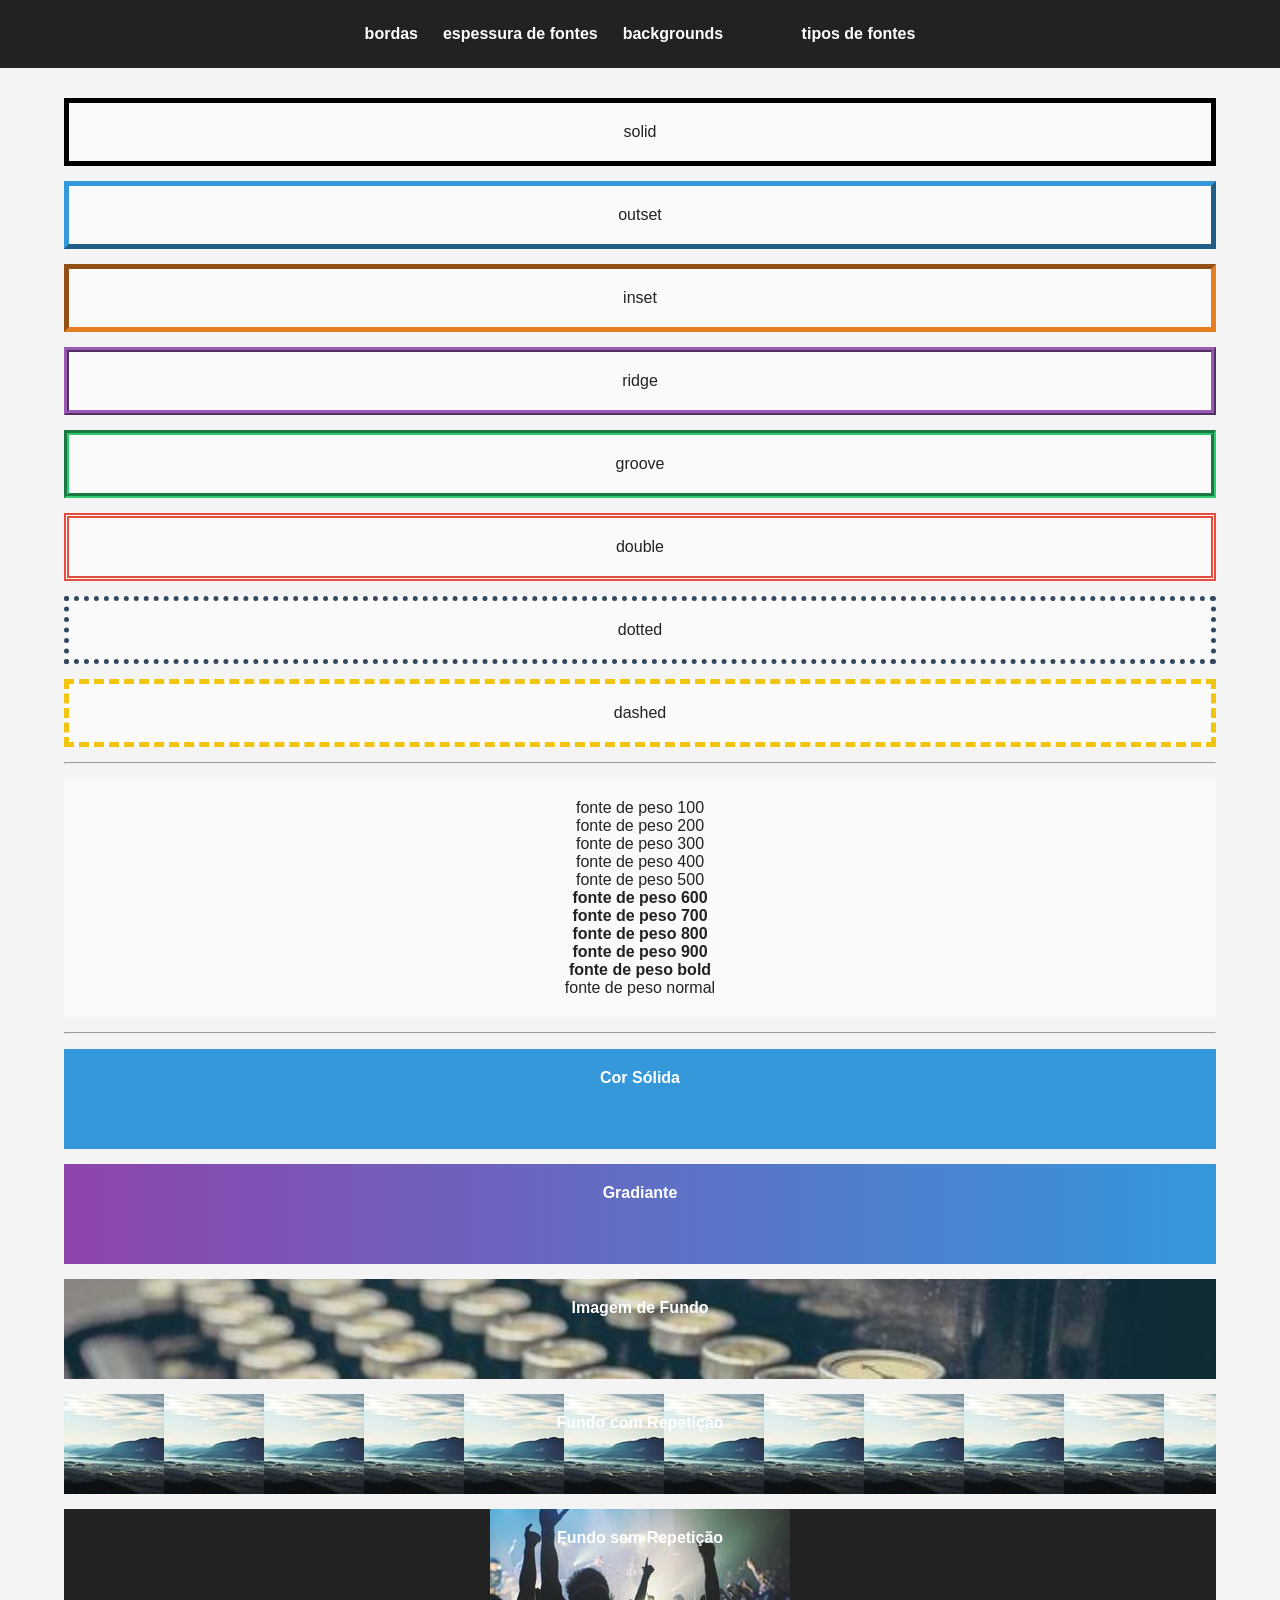
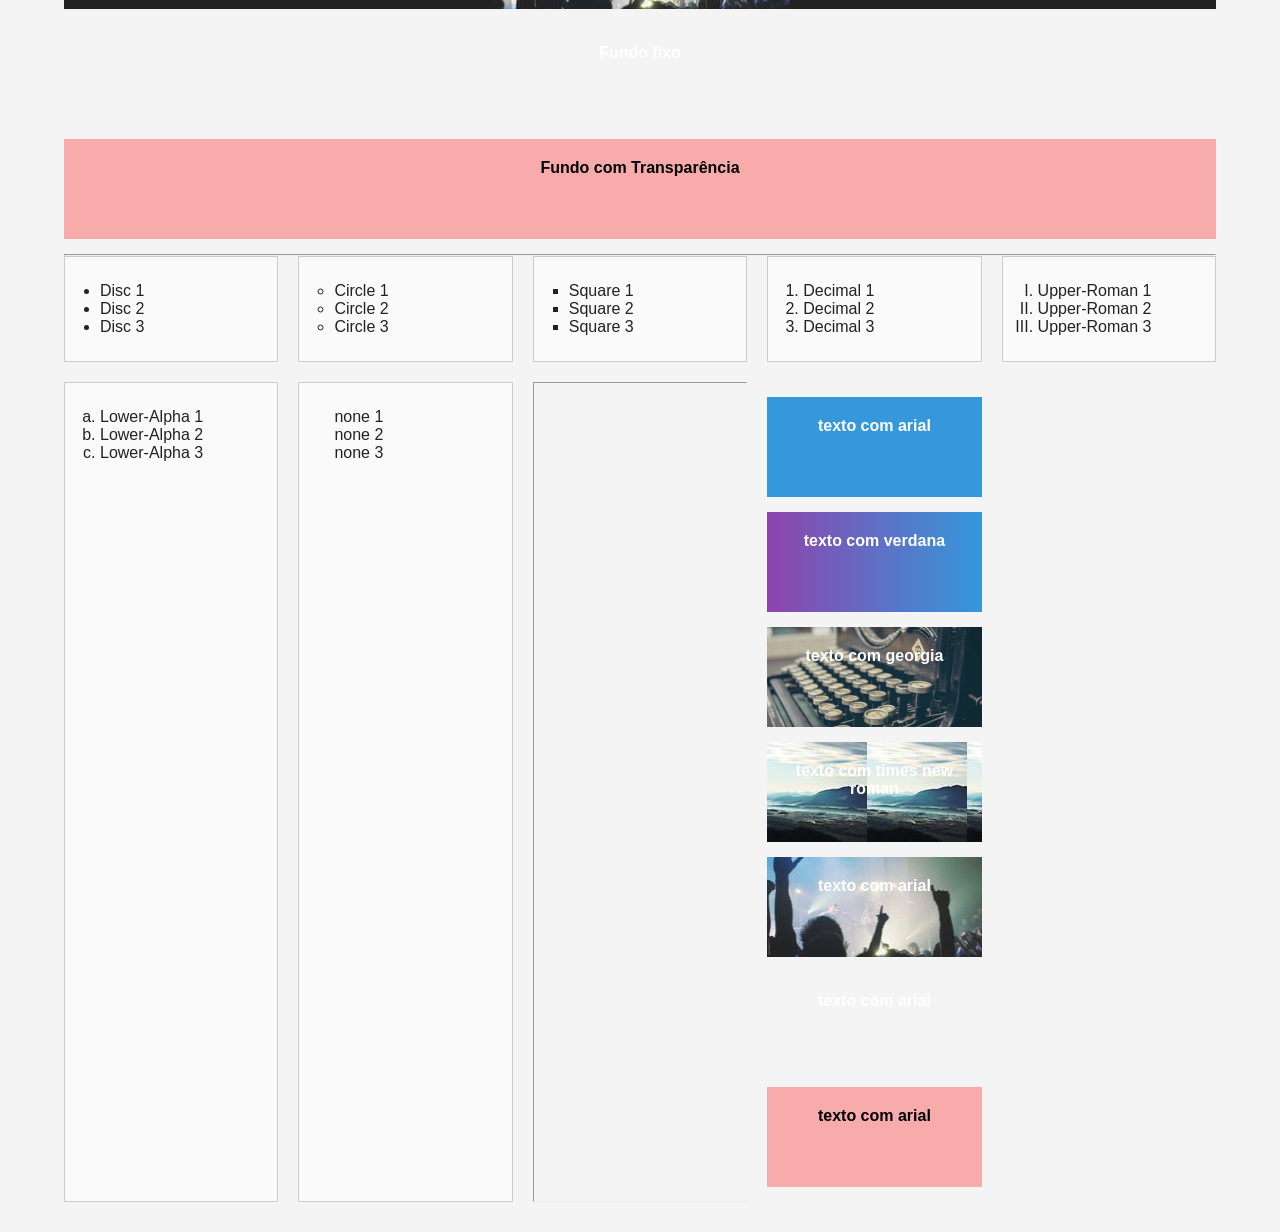
<file: atividade_final_css/index.html>
<!DOCTYPE html>
<html lang="pt-br">
<head>
    <meta charset="UTF-8">
    <meta name="viewport" content="width=device-width, initial-scale=1.0">
    <title>atividade final de css</title>
    <link rel="stylesheet" href="style/style.css">
</head>
<body>
<header>
    <nav>
        <ul>
            <li><a href="#bordas">bordas</a></li>
            <li><a href="#espessera-fontes">espessura de fontes</a></li>
            <li><a href="#backgrounds">backgrounds</a></li>
            <li><a href="#lista"></a>lista</li>
            <li><a href="#tipos-fontes">tipos de fontes</a></li>
        </ul>
    </nav>
</header>

    <main>
        <section id="bordas" class="secao bordas">
            <article>
                <p>solid</p>
            </article>
            <article>
                <p>outset</p>
            </article>
            <article>
                <p>inset</p>
            </article>
            <article>
                <p>ridge</p>
            </article>
            <article>
                <p>groove</p>
            </article>
            <article>
                <p>double</p>
            </article>
            <article>
                <p>dotted</p>
            </article>
            <article>
                <p>dashed</p>
            </article>
        </section>
        
        <hr>

        <section id="espessura-fontes class="secao espessura-fontes">
            <article>
                <p class="peso-100">fonte de peso 100</p>
                <p class="peso-200">fonte de peso 200</p>
                <p class="peso-300">fonte de peso 300</p>
                <p class="peso-400">fonte de peso 400</p>
                <p class="peso-500">fonte de peso 500</p>
                <p class="peso-600">fonte de peso 600</p>
                <p class="peso-700">fonte de peso 700</p>
                <p class="peso-800">fonte de peso 800</p>
                <p class="peso-900">fonte de peso 900</p>
                <p class="peso-bold">fonte de peso bold</p>
                <p class="peso-normal">fonte de peso normal</p>
            </article>
        </section>

        <hr>

        <section id="backgrounds" class="sacao backgrounds">
            <article>
                <p>Cor Sólida</p>
            </article>
            <article>
                <p>Gradiante</p>
            </article>
             <article>
                <p>Imagem de Fundo</p>
            </article>
            <article>
                <p>Fundo com Repetição</p>
            </article>
            <article>
                <p>Fundo sem Repetição</p>
            </article>
            <article>
                <p>Fundo fixo</p>
            </article>
            <article>
                <p>Fundo com Transparência</p>
            </article>

                <hr>
 
        <section id="listas" class="secao listas">
            <ul>
                <li>Disc 1</li>
                <li>Disc 2</li>
                <li>Disc 3</li>
            </ul>
            <ul>
                <li>Circle 1</li>
                <li>Circle 2</li>
                <li>Circle 3</li>
            </ul>
            <ul>
                <li>Square 1</li>
                <li>Square 2</li>
                <li>Square 3</li>
            </ul>
             <ul>
                <li>Decimal 1</li>
                <li>Decimal 2</li>
                <li>Decimal 3</li>
            </ul>
            <ul>
                <li>Upper-Roman 1</li>
                <li>Upper-Roman 2</li>
                <li>Upper-Roman 3</li>
            </ul>
            <ul>
                <li>Lower-Alpha 1</li>
                <li>Lower-Alpha 2</li>
                <li>Lower-Alpha 3</li>
            </ul>
            <ul>
                <li>none 1</li>
                <li>none 2</li>
                <li>none 3</li>
            </ul>

            <hr>

            <section id="tipos-fontes" class="secao tipos-fontes">
                <article>
                    <p>texto com arial</p>
                </article>
                <article>
                    <p>texto com verdana</p>
                </article>
                <article>
                    <p>texto com georgia</p>
                </article>
                <article>
                    <p>texto com times new roman</p>
                </article>
                <article>
                    <p>texto com arial</p>
                </article>
                <article>
                    <p>texto com arial</p>
                </article>
                <article>
                    <p>texto com arial</p>
                </article>

            </section>
 
        </section>

    </main>
</body>
</html>
</file>
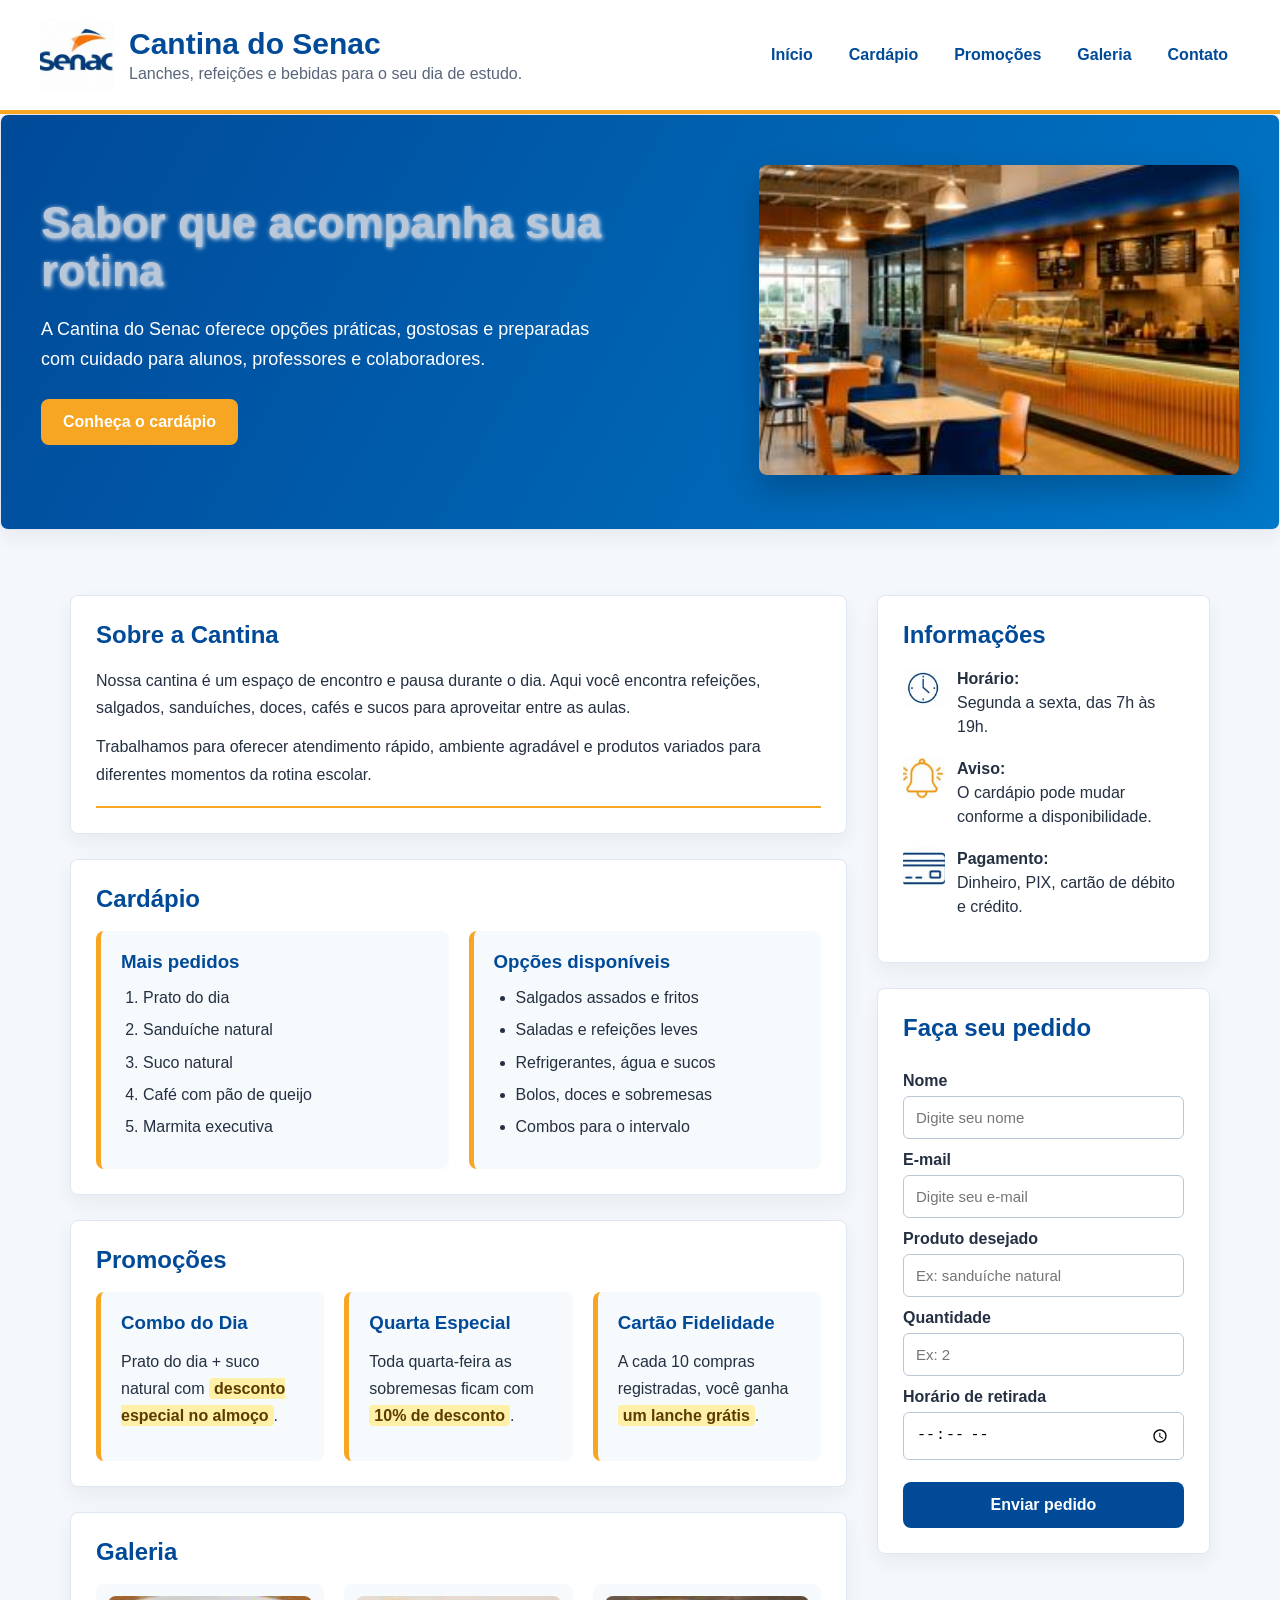
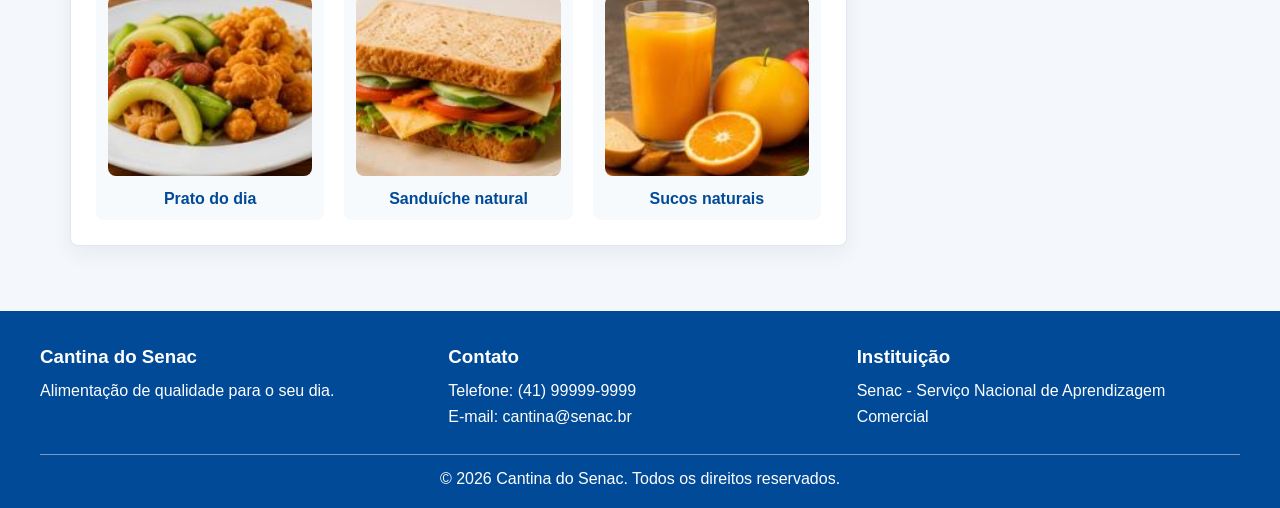
<file: cantina da escola/index.html>
<!DOCTYPE html>
<html lang="pt-br">
<head>
    <meta charset="UTF-8">
    <meta name="viewport" content="width=device-width, initial-scale=1.0">
    <title>Cantina do Senac</title>
    <link rel="stylesheet" href="style/style.css">
</head>
<body>
    <header>
        <div class="logo-area">
            <img src="image/senac.jpg" alt="Logo do Senac">
            <div>
                <h1>Cantina do Senac</h1>
                <p>Lanches, refeições e bebidas para o seu dia de estudo.</p>
            </div>
        </div>

        <nav>
            <ul>
                <li><a href="#inicio">Início</a></li>
                <li><a href="#cardapio">Cardápio</a></li>
                <li><a href="#promocoes">Promoções</a></li>
                <li><a href="#galeria">Galeria</a></li>
                <li><a href="#contato">Contato</a></li>
            </ul>
        </nav>
    </header>

    <main>
        <section class="banner" id="inicio">
            <div class="banner-texto">
                <h2>Sabor que acompanha sua rotina</h2>
                <p>
                    A Cantina do Senac oferece opções práticas, gostosas e preparadas
                    com cuidado para alunos, professores e colaboradores.
                </p>
                <a class="botao-link" href="#cardapio">Conheça o cardápio</a>
            </div>

            <div class="banner-img">
                <img src="image/cantina.jpg" alt="Balcão da cantina com alimentos">
            </div>
        </section>

        <div class="conteudo-principal">
            <div class="lado-esquerdo">
                <section class="sobre">
                    <h2>Sobre a Cantina</h2>
                    <p>
                        Nossa cantina é um espaço de encontro e pausa durante o dia.
                        Aqui você encontra refeições, salgados, sanduíches, doces,
                        cafés e sucos para aproveitar entre as aulas.
                    </p>
                    <p>
                        Trabalhamos para oferecer atendimento rápido, ambiente agradável
                        e produtos variados para diferentes momentos da rotina escolar.
                    </p>
                    <hr>
                </section>

                <section id="cardapio">
                    <h2>Cardápio</h2>
                    <div class="cardapio-box">
                        <div class="lista">
                            <h3>Mais pedidos</h3>
                            <ol>
                                <li>Prato do dia</li>
                                <li>Sanduíche natural</li>
                                <li>Suco natural</li>
                                <li>Café com pão de queijo</li>
                                <li>Marmita executiva</li>
                            </ol>
                        </div>

                        <div class="lista">
                            <h3>Opções disponíveis</h3>
                            <ul>
                                <li>Salgados assados e fritos</li>
                                <li>Saladas e refeições leves</li>
                                <li>Refrigerantes, água e sucos</li>
                                <li>Bolos, doces e sobremesas</li>
                                <li>Combos para o intervalo</li>
                            </ul>
                        </div>
                    </div>
                </section>

                <section id="promocoes">
                    <h2>Promoções</h2>
                    <div class="promocoes">
                        <article class="promo">
                            <h3>Combo do Dia</h3>
                            <p>
                                Prato do dia + suco natural com
                                <mark>desconto especial no almoço</mark>.
                            </p>
                        </article>

                        <article class="promo">
                            <h3>Quarta Especial</h3>
                            <p>
                                Toda quarta-feira as sobremesas ficam com
                                <mark>10% de desconto</mark>.
                            </p>
                        </article>

                        <article class="promo">
                            <h3>Cartão Fidelidade</h3>
                            <p>
                                A cada 10 compras registradas, você ganha
                                <mark>um lanche grátis</mark>.
                            </p>
                        </article>
                    </div>
                </section>

                <section class="galeria" id="galeria">
                    <h2>Galeria</h2>
                    <div class="imagens">
                        <figure>
                            <img src="image/comida.jpg" alt="Prato do dia servido na cantina">
                            <figcaption>Prato do dia</figcaption>
                        </figure>

                        <figure>
                            <img src="image/sanduiche.jpg" alt="Sanduíche natural">
                            <figcaption>Sanduíche natural</figcaption>
                        </figure>

                        <figure>
                            <img src="image/suco.jpg" alt="Copo de suco natural">
                            <figcaption>Sucos naturais</figcaption>
                        </figure>
                    </div>
                </section>
            </div>

            <aside>
                <div class="info">
                    <h2>Informações</h2>
                    <div class="info-item">
                        <img src="image/relogio.jpg" alt="Ícone de relógio">
                        <p><strong>Horário:</strong><br>Segunda a sexta, das 7h às 19h.</p>
                    </div>

                    <div class="info-item">
                        <img src="image/sino.jpg" alt="Ícone de aviso">
                        <p><strong>Aviso:</strong><br>O cardápio pode mudar conforme a disponibilidade.</p>
                    </div>

                    <div class="info-item">
                        <img src="image/cartao.jpg" alt="Ícone de cartão">
                        <p><strong>Pagamento:</strong><br>Dinheiro, PIX, cartão de débito e crédito.</p>
                    </div>
                </div>

                <div class="formulario" id="contato">
                    <h2>Faça seu pedido</h2>
                    <form>
                        <label for="nome">Nome</label>
                        <input type="text" id="nome" name="nome" placeholder="Digite seu nome" required>

                        <label for="email">E-mail</label>
                        <input type="email" id="email" name="email" placeholder="Digite seu e-mail" required>

                        <label for="produto">Produto desejado</label>
                        <input type="text" id="produto" name="produto" placeholder="Ex: sanduíche natural" required>

                        <label for="quantidade">Quantidade</label>
                        <input type="number" id="quantidade" name="quantidade" min="1" placeholder="Ex: 2">

                        <label for="retirada">Horário de retirada</label>
                        <input type="time" id="retirada" name="retirada">

                        <button type="submit">Enviar pedido</button>
                    </form>
                </div>
            </aside>
        </div>
    </main>

    <footer>
        <div class="footer-box">
            <div>
                <h3>Cantina do Senac</h3>
                <p>Alimentação de qualidade para o seu dia.</p>
            </div>

            <div>
                <h3>Contato</h3>
                <p>Telefone: (41) 99999-9999</p>
                <p>E-mail: cantina@senac.br</p>
            </div>

            <div>
                <h3>Instituição</h3>
                <p>Senac - Serviço Nacional de Aprendizagem Comercial</p>
            </div>
        </div>

        <p class="direitos">© 2026 Cantina do Senac. Todos os direitos reservados.</p>
    </footer>
</body>
</html>
</file>
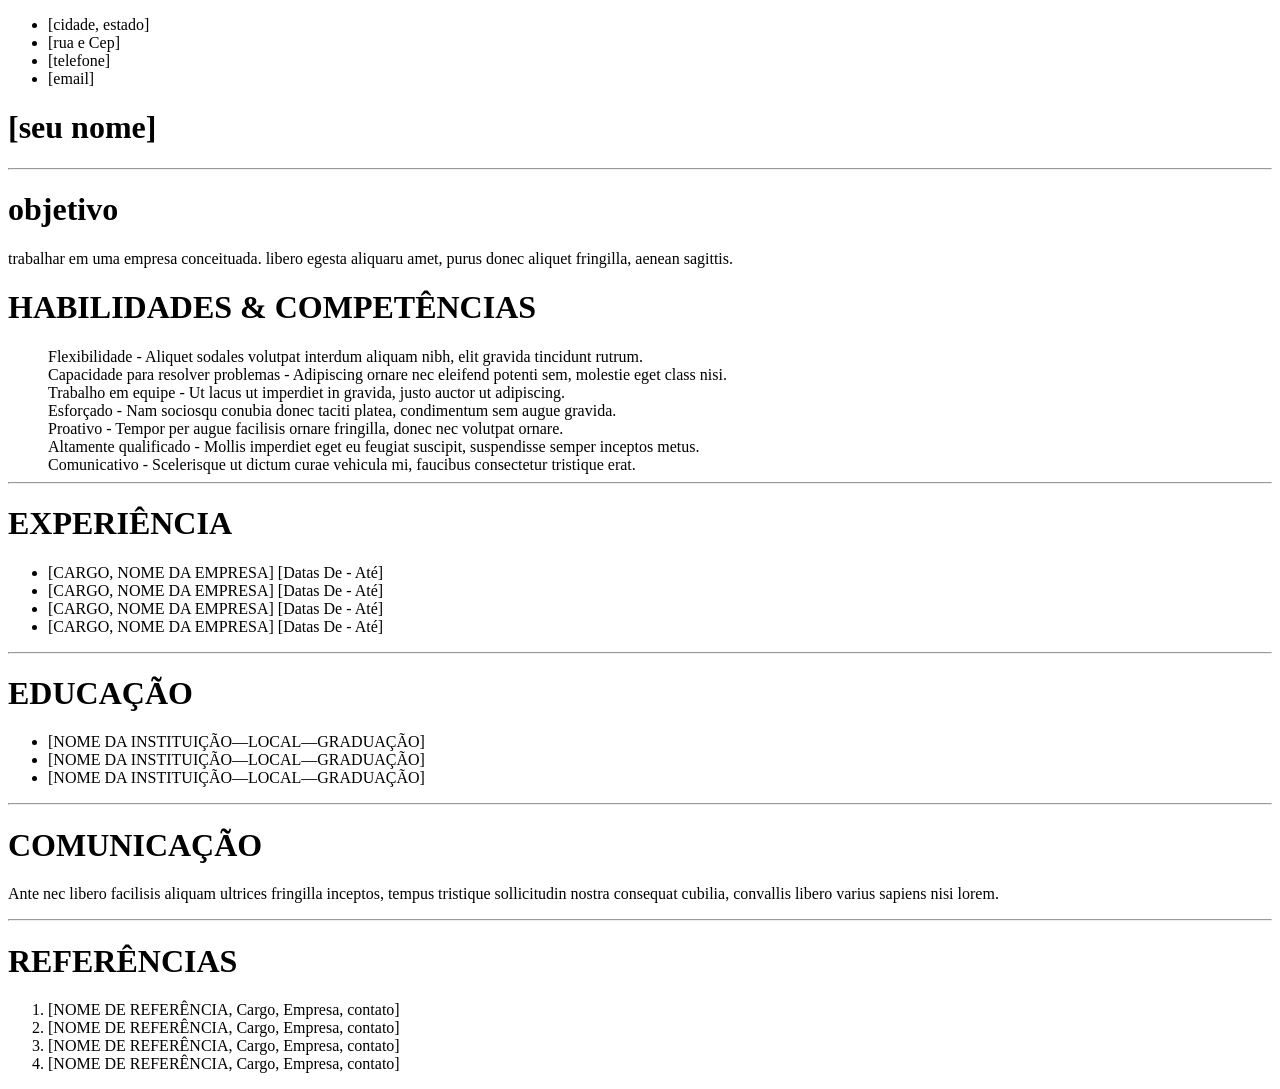
<file: curriculo_html/index.html>
<!DOCTYPE html>
<html lang="pt-br">
<head>
    <meta charset="UTF-8">
    <meta name="viewport" content="width=device-width, initial-scale=1.0">
    <title>Document</title>
</head>
    <body>
        <ul>
            <li>[cidade, estado]</li>
            <li>[rua e Cep]</li>
            <li>[telefone]</li>
            <li>[email]</li>
        </ul>
        <h1>
            [seu nome]
        </h1>
        <hr>
        <h1>
            objetivo
        </h1>
        <p>trabalhar em uma empresa conceituada. libero egesta aliquaru amet, purus donec aliquet fringilla, aenean sagittis.</p>
        <h1>HABILIDADES & COMPETÊNCIAS</h1>
        <bl>
            <dd>Flexibilidade - Aliquet sodales volutpat interdum aliquam nibh, elit gravida tincidunt rutrum.</dd>
            <dd>Capacidade para resolver problemas - Adipiscing ornare nec eleifend potenti sem, molestie eget class nisi.</dd>
            <dd>Trabalho em equipe - Ut lacus ut imperdiet in gravida, justo auctor ut adipiscing.</dd>
            <dd>Esforçado - Nam sociosqu conubia donec taciti platea, condimentum sem augue gravida.</dd>
            <dd>Proativo - Tempor per augue facilisis ornare fringilla, donec nec volutpat ornare.</dd>
            <dd>Altamente qualificado - Mollis imperdiet eget eu feugiat suscipit, suspendisse semper inceptos metus.</dd>
            <dd>Comunicativo - Scelerisque ut dictum curae vehicula mi, faucibus consectetur tristique erat.</dd>
        </bl>
           <hr>
           <h1>EXPERIÊNCIA</h1>
           <UL>
                <li>[CARGO, NOME DA EMPRESA] [Datas De - Até]</li>
                <li>[CARGO, NOME DA EMPRESA] [Datas De - Até]</li>
                <li>[CARGO, NOME DA EMPRESA] [Datas De - Até]</li>
                <li>[CARGO, NOME DA EMPRESA] [Datas De - Até]</li>
           </UL>
           <hr>
           <h1>EDUCAÇÃO</h1>
           <UL>
                <li>[NOME DA INSTITUIÇÃO—LOCAL—GRADUAÇÃO]</li>
                <li>[NOME DA INSTITUIÇÃO—LOCAL—GRADUAÇÃO]</li>
                <li>[NOME DA INSTITUIÇÃO—LOCAL—GRADUAÇÃO]</li>
           </UL>
           <hr>
           <h1>COMUNICAÇÃO</h1>
           <p>Ante nec libero facilisis aliquam ultrices fringilla inceptos, tempus tristique sollicitudin nostra consequat cubilia, convallis libero varius sapiens nisi lorem.</p>
           <hr>
           <h1>REFERÊNCIAS</h1>
           <ol>
            <li>[NOME DE REFERÊNCIA, Cargo, Empresa, contato]</li>
            <li>[NOME DE REFERÊNCIA, Cargo, Empresa, contato]</li>
            <li>[NOME DE REFERÊNCIA, Cargo, Empresa, contato]</li>
            <li>[NOME DE REFERÊNCIA, Cargo, Empresa, contato]</li>
           </ol>
    </body>
</html>
</file>
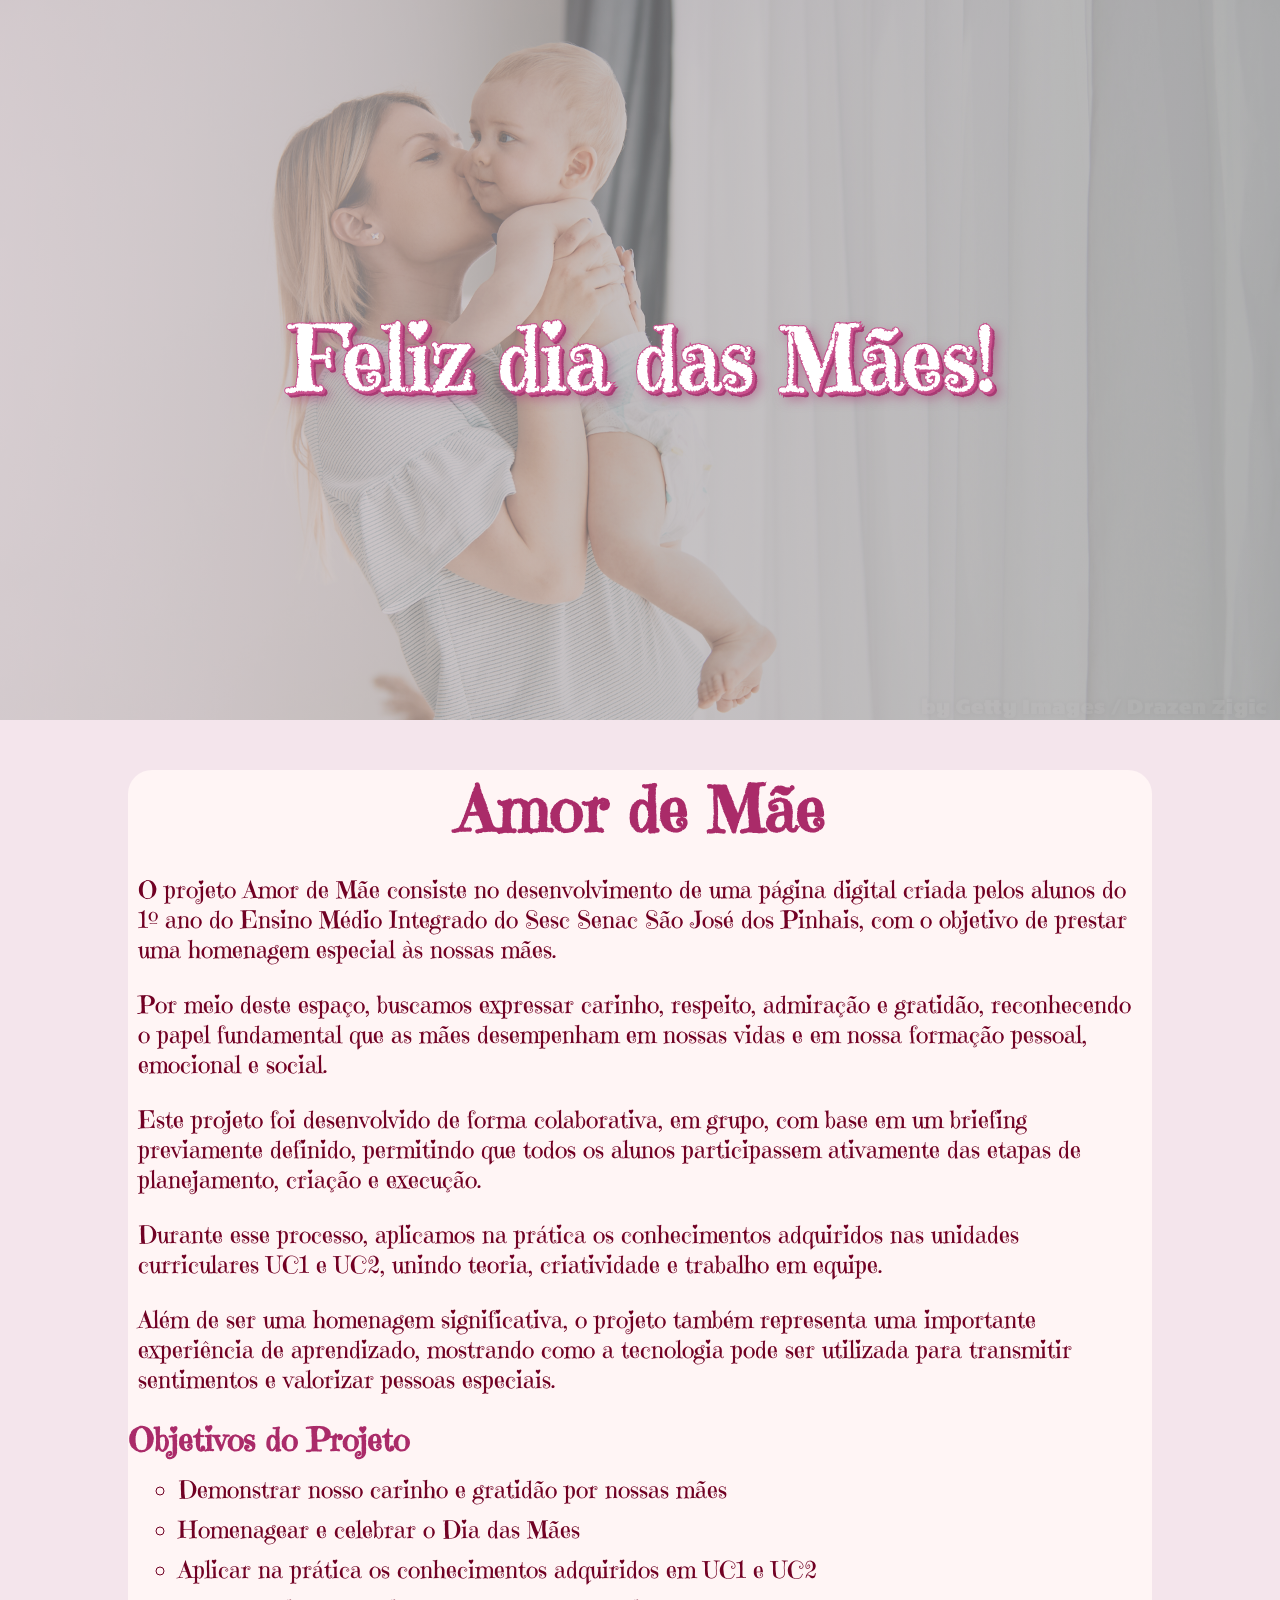
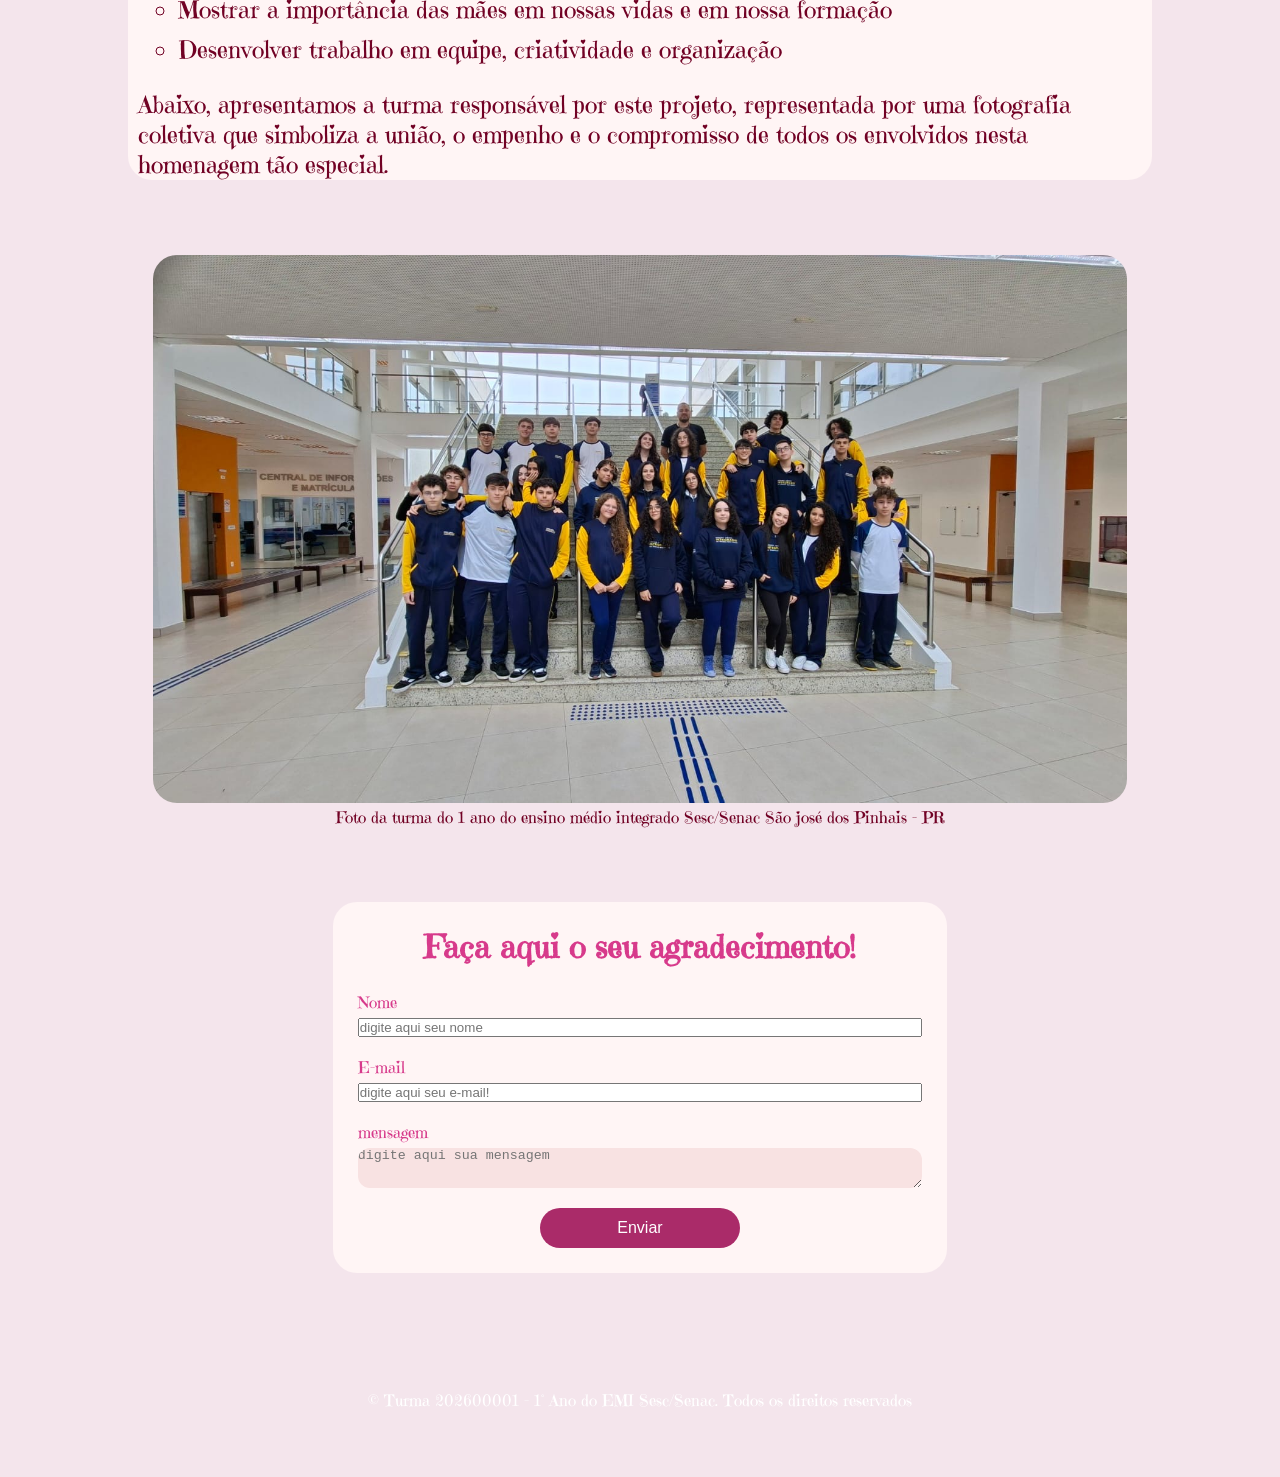
<file: dia_das_maes/index.html>
<!DOCTYPE html>
<html lang="pt-br">
    
<head>
    <meta charset="UTF-8">
    <meta name="viewport" content="width=device-width, initial-scale=1.0">
    <title>Amor de Mãe</title>
    <link rel="stylesheet" href="css/style.css" >
    <link rel="preconnect" href="https://fonts.googleapis.com">
    <link rel="preconnect" href="https://fonts.gstatic.com" crossorigin>
    <link href="https://fonts.googleapis.com/css2?family=Emilys+Candy&display=swap" rel="stylesheet">
</head>

<body>
    <main>
        <section class="hero-section">
            <img src="image/mae_e_filho.png" alt="Carrosel de imagens dos alunos com suas mães.">
            <h1> Feliz dia das Mães!</h1>
        </section>

        <section class="sobre">
            <h1>Amor de Mãe</h1>
            <p>O projeto Amor de Mãe consiste no desenvolvimento de uma página digital criada pelos alunos do 1º ano do Ensino Médio Integrado do Sesc Senac São José dos Pinhais, com o objetivo de prestar uma homenagem especial às nossas mães.</p>
            <p>Por meio deste espaço, buscamos expressar carinho, respeito, admiração e gratidão, reconhecendo o papel fundamental que as mães desempenham em nossas vidas e em nossa formação pessoal, emocional e social.</p>
            <p>Este projeto foi desenvolvido de forma colaborativa, em grupo, com base em um briefing previamente definido, permitindo que todos os alunos participassem ativamente das etapas de planejamento, criação e execução.</p>
            <p>Durante esse processo, aplicamos na prática os conhecimentos adquiridos nas unidades curriculares UC1 e UC2, unindo teoria, criatividade e trabalho em equipe.</p>
            <p>Além de ser uma homenagem significativa, o projeto também representa uma importante experiência de aprendizado, mostrando como a tecnologia pode ser utilizada para transmitir sentimentos e valorizar pessoas especiais.</p>
            <H2>Objetivos do Projeto</H2>
            <ul>
                <li>Demonstrar nosso carinho e gratidão por nossas mães</li>
                <li>Homenagear e celebrar o Dia das Mães</li>
                <li>Aplicar na prática os conhecimentos adquiridos em UC1 e UC2</li>
                <li>Mostrar a importância das mães em nossas vidas e em nossa formação</li>
                <li>Desenvolver trabalho em equipe, criatividade e organização</li>
            </ul>
            <p>Abaixo, apresentamos a turma responsável por este projeto, representada por uma fotografia coletiva que simboliza a união, o empenho e o compromisso de todos os envolvidos nesta homenagem tão especial.</p>
        </section>

        <section class="foto">
            <figure>
                <img src="image/turma_1_ano_senac.jpeg" alt="Foto da turma do 1º ano do ensino medio integrado Sesc/Senac São José dos Pinhais - PR">
                <figcaption>Foto da turma do 1 ano do ensino médio integrado Sesc/Senac São josé dos Pinhais - PR</figcaption>
            </figure>
        </section>

        <section class="formulario"> 
            <div class="form-cta">
                <h3>Faça aqui o seu agradecimento!</h3>
                <form class="lead-form">
                    <div class="form-row">
                        <label>Nome</label>
                        <input type="text" name="nome" id="nome" placeholder="digite aqui seu nome">
                    </div>
                    <div class="form-row">
                        <label>E-mail</label>
                        <input type="Email" name="E-mail" id="E-mail" placeholder="digite aqui seu e-mail!">
                    </div>
                    <div class="form-row">
                        <label>mensagem</label>
                        <textarea name="mensagem"  id="mensagem" placeholder="digite aqui sua mensagem" cols="50" rows="5"></textarea>
                    </div>
                    <button class="btn" type="submit">Enviar</button>
                </form>
            </div>
        </section>
    </main>
    <footer>
        <p>&copy; Turma 202600001 - 1° Ano do EMI Sesc/Senac. Todos os direitos reservados</p>
    </footer>
    
</body>
</html>
</file>
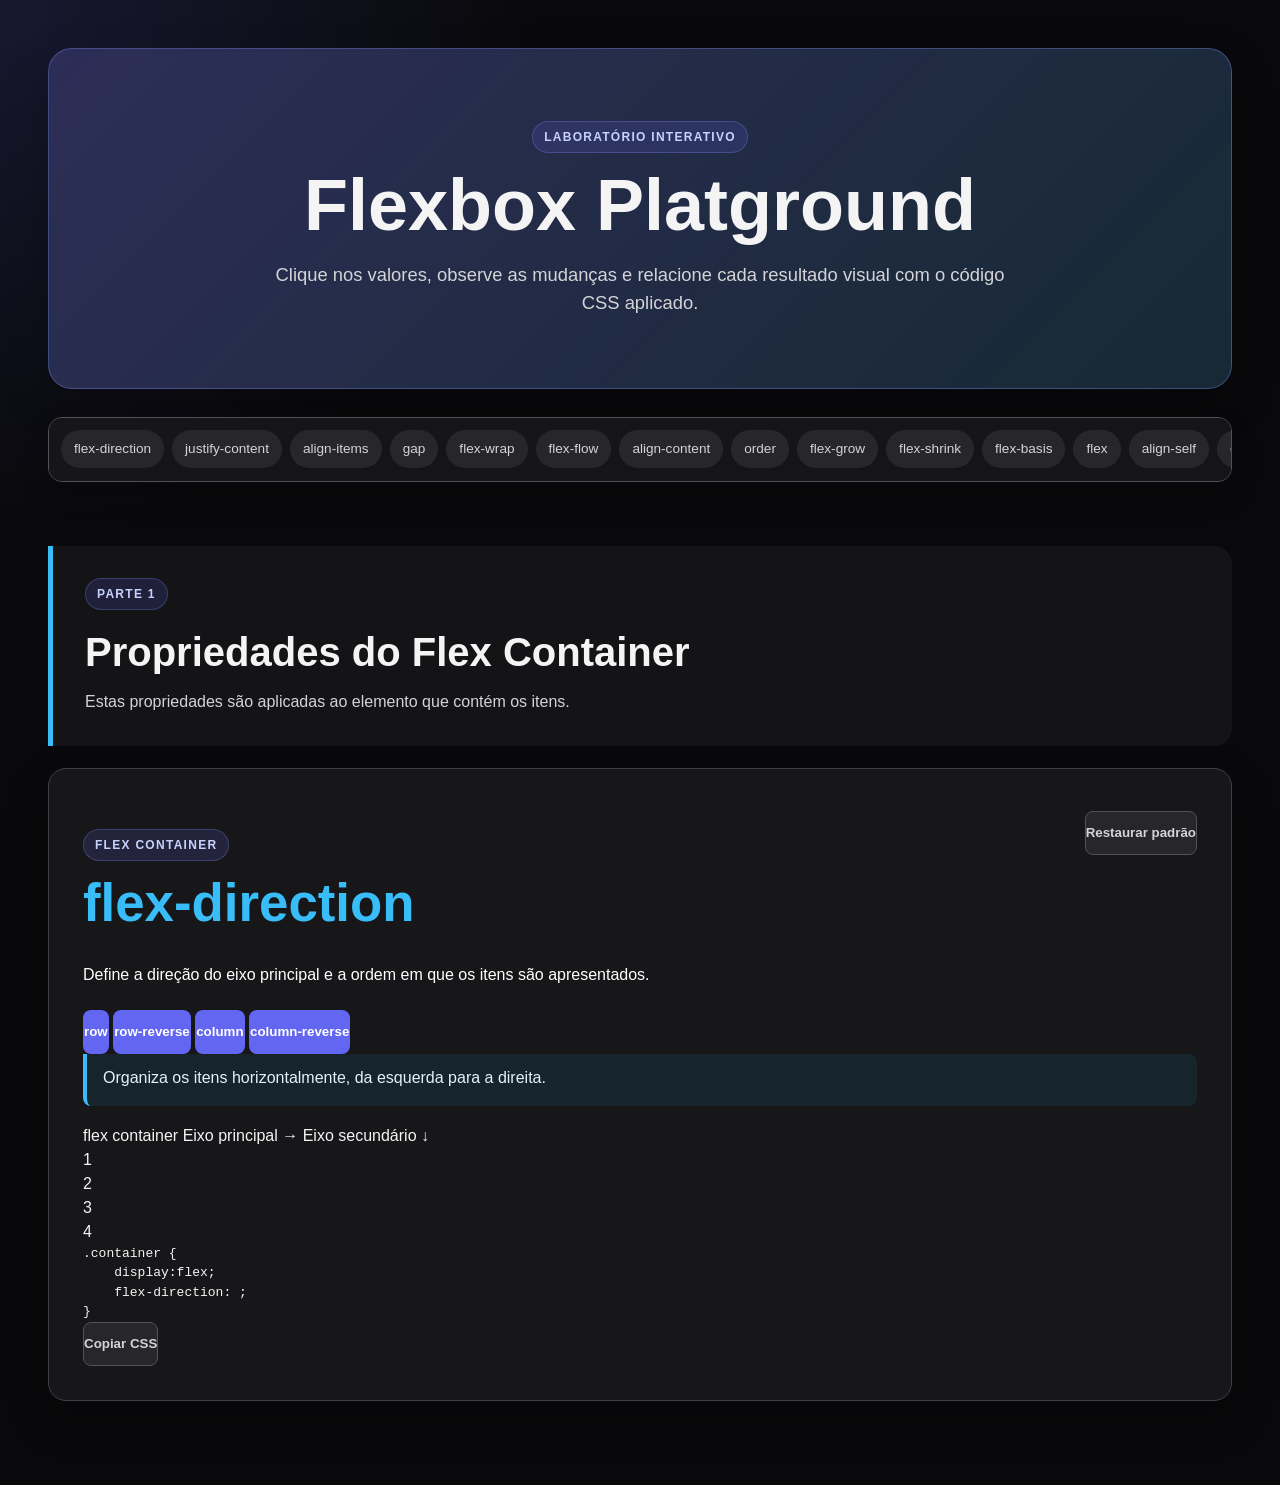
<file: flexbox/index.html>
<!-- Define que o documento utiliza HTML5. Deve ser a primeira declaração do arquivo -->
<!DOCTYPE html>
<!-- A tag html envolve toda a página. lang="pt-BR" informa o idioma para navegadores e leitores de tela. -->
<html lang="pt-BR">
 
<!-- O head guarda configurações e informações que não aparecem diretamente no conteúdo visual. -->
<head>
<!-- Permite utilizar acentos, cedilha e outros caracteres especiais corretamente. -->
    <meta charset="UTF-8">
<!-- Faz o layout respeitar a largura real de celulares, tablets e computadores. -->
    <meta name="viewport" content="width=device-width, initial-scale=1.0">
<!-- Descrição usada por mecanismos de busca e no compartilhamento do link. -->
    <meta name="description" content="Laboratório interativo para aprender e praticar as principais propriedades do CSS flexbox. " >
<!-- Texto ixibido na aba do navegador. -->
    <title>Laboratório Flexbox</title>
<!-- Conecta o HTML ao arquivo CSS resposável pela aparência da página. -->
    <link rel="stylesheet" href="style/style.css">
</head>
<!-- O body contém todo o contúdo visivel da página. -->
<body>
 
    <!-- ===================================================
        CABEÇALHO PRINCIPAL
        Apresenta o nome e a proposta do laboratório.
    =================================================== -->
    <header class="page-header">
        <!-- Pequeno rótulo visual acima do título principal. -->
    <span class="page-label">Laboratório interativo</span>
        <!-- h1 é o título princípal e deve representar o assunto da página -->
    <h1>Flexbox Platground</h1>
    <p>
        Clique nos valores, observe as mudanças e relacione cada resultado visual com o código CSS aplicado.
    </p>
    </header>
 
    <!-- ===========================================================================================================
 
        NAVEGAÇÃO INTERNA
        Cada link aponta para o id de uma seção da página. aria-label descreve o menu para tecnologias assistivas.
 
    ============================================================================================================ -->
 
    <nav class="property-navigation" aria-label="Navegação das propriedades do Flexbox">
        <a href="#flex-direction">flex-direction</a>
        <a href="#justify-content">justify-content</a>
        <a href="#align-items">align-items</a>
        <a href="#gap">gap</a>
        <a href="#flex-wrap">flex-wrap</a>
        <a href="#flex-flow">flex-flow</a>
        <a href="#align-content">align-content</a>
        <a href="#order">order</a>
        <a href="#flex-grow">flex-grow</a>
        <a href="#flex-shrink">flex-shrink</a>
        <a href="#flex-basis">flex-basis</a>
        <a href="#flex">flex</a>
        <a href="#align-self">align-self</a>
        <a href="#desafio">desafio</a>
    </nav>
 
    <!-- O main reúne o conteúdo principal do laboratório -->    
    <main>
        <!-- =======================================================================
            PARTE 1 - PROBLEMAS DO FLEX CONTAINER
            São aplicadas ao elemento pai, resposável por organizar os itens.
        ======================================================================== -->
 
        <header class="group-header">
            <span>Parte 1</span>
            <h2>Propriedades do Flex Container</h2>
            <p>Estas propriedades são aplicadas ao elemento que contém os itens.</p>
        </header>
       
        <!-- ================================================================
             SEÇÃO: flex-diretion
             Define a direção do eixo principal e a ordem inicial dos itens.
             O id permite acessar esta seção pelo menu de navegação.
        ================================================================= -->
        <section class="demo" id="flex-direction">
            <!-- Agrupa o título da propriedade e o botão que restaura o valor inicial. -->
            <div class="demo-heading">
                <div>
                <span class="property-type">Flex Container</span>
                <h2>flex-direction</h2>
            </div>
            <button type="button" class="reset-button" data-reset-section="direction">Restaurar padrão</button>
            </div>
            <p class="demo-introduction">
                Define a direção do eixo principal e a ordem em que os itens são apresentados.
            </p>
 
            <!--
                Grupo de botões com os valores da propriedade.
                role="group" e aria-label ajudam leitores de tela.
                data-* guarda o valor que será lido pelo JavaScript.
                aria-pressed informa qual botão está ativo.
            -->
            <div class="button" role="group" aria-label="Valores de flex-direction">
                <button type="button" data-direction="row" aria-pressed="true">row</button>
                <button type="button" data-direction="row-reverse" aria-pressed="false">row-reverse</button>
                <button type="button" data-direction="column" aria-pressed="false">column</button>
                <button type="button" data-direction="colum-reverse" aria-pressed="false">column-reverse</button>
            </div>
 
            <!--
                Descrição atualizada pelo JavaScript conforme o botão escolhido.
                aria-live="polite" permite anunciar a mudança para leitores da tela.
            -->
 
            <p class="property-description direction-description" aria-live="polite">
                Organiza os itens horizontalmente, da esquerda para a direita.
            </p>
 
            <!--
                Área visual da demonstração.
                A classe container recebe display:flex no CSS.
                A segunda classe identifica a propriedade demonstrada.
            -->
            <div class="container direction-container" id="direction-container">
                <span class="container-label">flex container</span>
                <!-- Indicadores dos eixos; o JavaScript atualiza as setas esta seção.-->
                <span class="axis axis-main direction-main-axis">Eixo principal →</span>
                <span class="axis axis-cross direction-cross-axis">Eixo secundário ↓</span>
                <!-- Cada elemento .item é um flex item. Os números facilitam observar ordem e posição.-->
                <div><span class="item">1</span></div>
                <div><span class="item">2</span></div>
                <div><span class="item">3</span></div>
                <div><span class="item">4</span></div>
            </div>
 
            <!-- Mostra o CSS correspondente ao valor selecionado.
             pre preserva espaços e quebras de linha; code identifica código-fonte.
             O botão usa data-copy-property e data-copy-target para copiar o resultado
            -->
             <div class="code-wrapper">
                <pre class="code"><code>.container {
    display:flex;
    flex-direction: <strong class="direction-value" aria-live="polite"></strong>;
}</code></pre>    
                <button type="button" class="copy-button" data-copy-property="flex-direction"
                data-copy-target=".direction-value">Copiar CSS</button>
             </div>
        </section>
 
    </main>
 
</body>
</html>
</file>
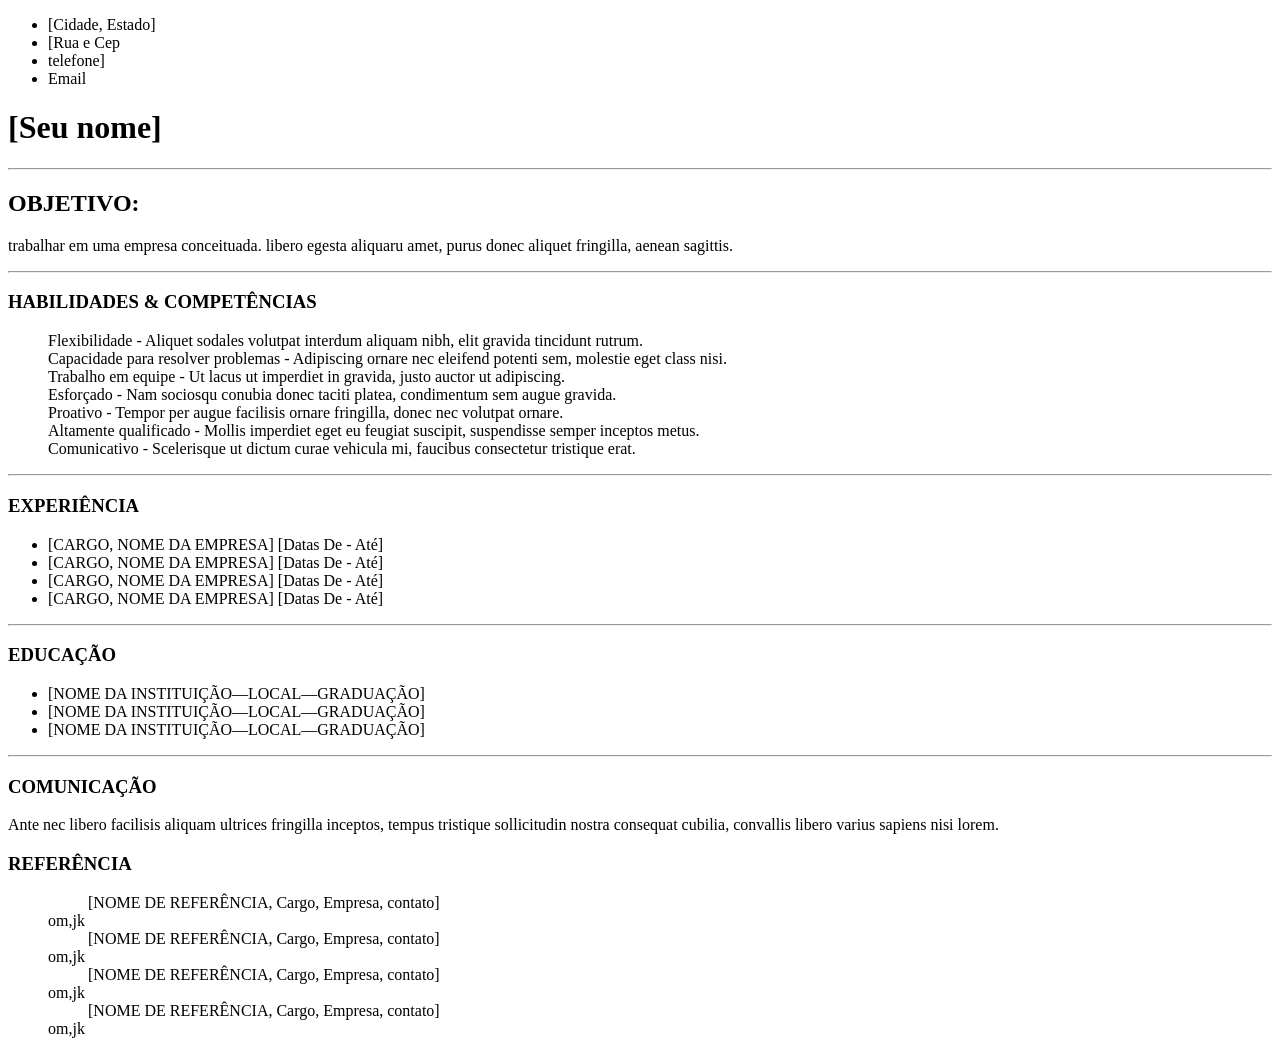
<file: curriculo_html/correcao.html>
<!DOCTYPE html>
<html lang="en">
<head>
    <meta charset="UTF-8">
    <meta name="viewport" content="width=device-width, initial-scale=1.0">
    <title>Document</title>
    <link rel="stylesheet"
</head>
<body>
    <!-- <ul> define uma lista não ordenada -->
    <ul>
        <li>[Cidade, Estado]</li> <!-- <li> informa o conteudo da lista-->
        <li>[Rua e Cep</li>
        <li>telefone]</li>
        <li>Email</li>
    </ul>
    <h1>[Seu nome]</h1>
    <hr>

    <h2>OBJETIVO:</h2>
    <p>trabalhar em uma empresa conceituada. libero egesta aliquaru amet, purus donec aliquet fringilla, aenean sagittis.</p>
    <hr>

    <dl>
        <dt>
            <h3>HABILIDADES & COMPETÊNCIAS</h3>
        </dt>
        <dd>Flexibilidade - Aliquet sodales volutpat interdum aliquam nibh, elit gravida tincidunt rutrum.</dd>
        <dd>Capacidade para resolver problemas - Adipiscing ornare nec eleifend potenti sem, molestie eget class nisi.</dd>
        <dd>Trabalho em equipe - Ut lacus ut imperdiet in gravida, justo auctor ut adipiscing.</dd>
        <dd>Esforçado - Nam sociosqu conubia donec taciti platea, condimentum sem augue gravida.</dd>
        <dd>Proativo - Tempor per augue facilisis ornare fringilla, donec nec volutpat ornare.</dd>
        <dd>Altamente qualificado - Mollis imperdiet eget eu feugiat suscipit, suspendisse semper inceptos metus.</dd>
        <dd>Comunicativo - Scelerisque ut dictum curae vehicula mi, faucibus consectetur tristique erat.</dd>
    </dl>
    <hr>

    <h3>EXPERIÊNCIA</h3>
    <UL>
        <li>[CARGO, NOME DA EMPRESA] [Datas De - Até]</li>
        <li>[CARGO, NOME DA EMPRESA] [Datas De - Até]</li>
        <li>[CARGO, NOME DA EMPRESA] [Datas De - Até]</li>
        <li>[CARGO, NOME DA EMPRESA] [Datas De - Até]</li>
    </UL>
    <hr>

    <h3>EDUCAÇÃO</h3>
    <ul>
        <li>[NOME DA INSTITUIÇÃO—LOCAL—GRADUAÇÃO]</li>
        <li>[NOME DA INSTITUIÇÃO—LOCAL—GRADUAÇÃO]</li>
        <li>[NOME DA INSTITUIÇÃO—LOCAL—GRADUAÇÃO]</li>
    </ul>
    <hr>

    <h3>COMUNICAÇÃO</h3>
    <p>Ante nec libero facilisis aliquam ultrices fringilla inceptos, tempus tristique sollicitudin nostra consequat cubilia, convallis libero varius sapiens nisi lorem.</p>


    <h3>REFERÊNCIA</h3>
    <ol>
        <dd>[NOME DE REFERÊNCIA, Cargo, Empresa, contato]</dd>om,jk
        <dd>[NOME DE REFERÊNCIA, Cargo, Empresa, contato]</dd>om,jk
        <dd>[NOME DE REFERÊNCIA, Cargo, Empresa, contato]</dd>om,jk
        <dd>[NOME DE REFERÊNCIA, Cargo, Empresa, contato]</dd>om,jk
    </ol>
    

    
</body>
</html>
</file>
<file: atividade_final_css/style/style.css>
*{
    padding: 0;
    margin: 0;
    box-sizing: border-box;
}

body {
    font-family: arial, sans-serif;
    background-color: #f4f4f4;
    color: #222;
}

header {
    background-color: #222;
    padding: 25px;
    position: sticky;
    top: 0;
}

nav ul {
    display: flex;
    gap: 25px;
    justify-content: center;
    list-style: none;
}

nav a {
    color: white;
    text-decoration: none;
    font-weight: bold;
}

nav a:hover {
    color: #00bcd4;
}

main {
    width: 90%;
    margin: 30px auto;
}

.sessao {
    margin: 40px 0;
    padding: 30px;
    background-color: white;
    border-radius: 10px;
}

article {
    padding: 20px;
    margin: 15px 0;
    text-align: center;
    background-color: #fafafa;
}

/* bordas */

.bordas article:nth-child(1) {
    border: 5px solid #000;
}

.bordas article:nth-child(2) {
    border: 5px outset #3498db;
}

.bordas article:nth-child(3) {
    border: 5px inset #e67e22;
}

.bordas article:nth-child(4) {
    border: 5px ridge #9b59b6;
}

.bordas article:nth-child(5) {
    border: 5px groove #2ecc71;
}

.bordas article:nth-child(6) {
    border: 5px double #e74c3c;
}

.bordas article:nth-child(7) {
    border: 5px dotted #34495e;
}

.bordas article:nth-child(8) {
    border: 5px dashed #f1c40f;
}

/*espessuras*/

.peso-100 {
font-weight: 100;
}

.peso-200 {
font-weight: 200;
}

.peso-300 {
font-weight: 300;
}

.peso-400 {
font-weight: 400;
}

.peso-500 {
font-weight: 500;
}

.peso-600 {
font-weight: 600;
}

.peso-700 {
font-weight: 700;
}

.peso-800 {
font-weight: 800;
}

.peso-900 {
font-weight: 900;
}

.peso-bold {
font-weight: bold;
}

.peso-normal {
font-weight: normal;
}

/* BACKGROUNDS */
 
.backgrounds article {
    min-height: 100px;
    color: white;
    font-weight: bold;
}
 
.backgrounds article:nth-child(1) {
    background-color: #3498db;
}
 
.backgrounds article:nth-child(2) {
    background: linear-gradient(to right, #8e44ad, #3498db);
}
 
.backgrounds article:nth-child(3) {
    background-image: url(../image/cover.jpg );
    background-size: cover;
    background-position: center;
}
 
.backgrounds article:nth-child(4) {
    background-image: url(../image/repeat.jpg);
    background-repeat: repeat;
}
 
.backgrounds article:nth-child(5) {
    background-image: url(../image/no-repeat.jpg);
    background-repeat: no-repeat;
    background-position: center;
    background-color: #222;
}
 
.backgrounds article:nth-child(6) {
    background-image: url(../image/fixed.jpg);
    background-attachment: fixed;
    background-size: cover;
    background-position: center;
}
 
.backgrounds article:nth-child(7) {
    background-color: rgb(255,0,0,0.3);
    color: #000;
}
 
/*listas*/
 
.listas {
    display: grid;
    grid-template-columns: repeat(auto-fit, minmax(180px, 1fr));
    gap: 20px;
}
 
.listas ul{
    background-color: #fafafa;
    padding: 25px 35px;
    border: 1px solid #ccc;
}
 
.listas ul:nth-child(1){
list-style-type: disc;
}
 
.listas ul:nth-child(2){
    list-style-type: circle;
}
 
.listas ul:nth-child(3){
    list-style-type: square;
}
 
.listas ul:nth-child(4){
      list-style-type: decimal;
}
 
.listas ul:nth-child(5){
      list-style-type: upper-roman;
}
 
.listas ul:nth-child(6){
      list-style-type: lower-alpha;
}
 
.listas ul:nth-child(7){
    list-style-type: none;
}
</file>
<file: cantina da escola/style/style.css>
* {
    margin: 0;
    padding: 0;
    box-sizing: border-box;
}

html {
    scroll-behavior: smooth;
}

body {
    font-family: Arial, Helvetica, sans-serif;
    background-color: #f4f7fb;
    color: #243042;
}

header {
    background-color: #ffffff;
    padding: 18px 40px;
    display: flex;
    justify-content: space-between;
    align-items: center;
    gap: 25px;
    border-bottom: 4px solid #f6a623;
    position: sticky;
    top: 0;
    z-index: 10;
}

.logo-area {
    display: flex;
    align-items: center;
    gap: 15px;
}

.logo-area img {
    width: 74px;
    height: 74px;
    object-fit: cover;
    border-radius: 8px;
}

.logo-area h1 {
    color: #004a98;
    font-size: 30px;
}

.logo-area p {
    color: #58657a;
    margin-top: 4px;
}

nav ul {
    display: flex;
    flex-wrap: wrap;
    justify-content: flex-end;
    list-style: none;
    gap: 12px;
}

nav a {
    color: #004a98;
    text-decoration: none;
    font-weight: bold;
    padding: 10px 12px;
    border-radius: 6px;
    transition: 0.3s;
}

nav a:hover {
    background-color: #eaf3ff;
    color: #f28c00;
}

.banner {
    background: linear-gradient(120deg, #004a98, #0077c8);
    color: #ffffff;
    display: flex;
    align-items: center;
    justify-content: space-between;
    padding: 50px 40px;
    gap: 35px;
}

.banner-texto {
    max-width: 560px;
}

.banner-texto h2 {
    font-size: 44px;
    line-height: 1.1;
    margin-bottom: 18px;
    color: #b9c7d8;
    text-shadow: 1px 1px 5px white;
}

.banner-texto p {
    margin-bottom: 24px;
    line-height: 1.7;
    font-size: 18px;
}

.botao-link,
button {
    background-color: #f6a623;
    color: #ffffff;
    border: none;
    padding: 14px 22px;
    border-radius: 8px;
    cursor: pointer;
    font-size: 16px;
    font-weight: bold;
    text-decoration: none;
    display: inline-block;
    transition: 0.3s;
}

.botao-link:hover,
button:hover {
    background-color: #d87c00;
    transform: translateY(-2px);
}

.banner-img img {
    width: 480px;
    max-width: 100%;
    height: 310px;
    object-fit: cover;
    border-radius: 8px;
    box-shadow: 0 16px 35px rgba(0, 0, 0, 0.22);
}

.conteudo-principal {
    display: flex;
    padding: 40px;
    gap: 30px;
    max-width: 1220px;
    margin: 0 auto;
}

.lado-esquerdo {
    width: 70%;
}

aside {
    width: 30%;
}

section,
.info,
.formulario {
    background-color: #ffffff;
    padding: 25px;
    margin-bottom: 25px;
    border-radius: 8px;
    border: 1px solid #dfe7f1;
    box-shadow: 0 8px 20px rgba(36, 48, 66, 0.06);
}

section h2,
.info h2,
.formulario h2 {
    color: #004a98;
    margin-bottom: 18px;
}

section p {
    line-height: 1.7;
    margin-bottom: 12px;
}

hr {
    border: none;
    border-top: 2px solid #f6a623;
    margin-top: 18px;
}

.cardapio-box,
.promocoes,
.imagens {
    display: flex;
    gap: 20px;
}

.lista,
.promo {
    flex: 1;
    background-color: #f7fafc;
    padding: 20px;
    border-radius: 8px;
    border-left: 5px solid #f6a623;
}

.lista h3,
.promo h3 {
    color: #004a98;
    margin-bottom: 14px;
}

.lista ol,
.lista ul {
    margin-left: 22px;
}

.lista li {
    margin-bottom: 10px;
    line-height: 1.4;
}

mark {
    background-color: #fff0a8;
    color: #5b3b00;
    font-weight: bold;
    padding: 2px 5px;
    border-radius: 4px;
}

figure {
    flex: 1;
    text-align: center;
    background-color: #f7fafc;
    padding: 12px;
    border-radius: 8px;
}

figure img {
    width: 100%;
    height: 180px;
    object-fit: cover;
    border-radius: 8px;
}

figcaption {
    margin-top: 10px;
    font-weight: bold;
    color: #004a98;
}

.info-item {
    display: flex;
    gap: 12px;
    align-items: flex-start;
    margin-bottom: 18px;
}

.info-item img {
    width: 42px;
    height: 42px;
    object-fit: cover;
    border-radius: 8px;
}

.info p {
    line-height: 1.5;
}

form {
    display: flex;
    flex-direction: column;
}

label {
    margin-top: 12px;
    margin-bottom: 6px;
    font-weight: bold;
}

input {
    padding: 12px;
    border-radius: 6px;
    border: 1px solid #b9c7d8;
    font-size: 15px;
}

input:focus {
    outline: 3px solid #cfe6ff;
    border-color: #004a98;
}

form button {
    margin-top: 22px;
    background-color: #004a98;
}

form button:hover {
    background-color: #00366e;
}

footer {
    background-color: #004a98;
    color: #ffffff;
    padding: 35px 40px 20px;
}

.footer-box {
    display: flex;
    justify-content: space-between;
    gap: 25px;
    max-width: 1220px;
    margin: 0 auto 25px;
}

.footer-box div {
    flex: 1;
}

.footer-box h3 {
    margin-bottom: 10px;
}

.footer-box p {
    line-height: 1.6;
}

.direitos {
    text-align: center;
    border-top: 1px solid rgba(255, 255, 255, 0.45);
    padding-top: 15px;
}

@media (max-width: 900px) {
    header {
        flex-direction: column;
        align-items: flex-start;
        padding: 18px 22px;
    }

    nav ul {
        justify-content: flex-start;
    }

    .banner {
        flex-direction: column;
        align-items: flex-start;
        padding: 38px 22px;
    }

    .banner-texto h2 {
        font-size: 34px;
    }

    .banner-img img {
        width: 100%;
        height: 260px;
    }

    .conteudo-principal {
        flex-direction: column;
        padding: 25px 18px;
    }

    .lado-esquerdo,
    aside {
        width: 100%;
    }

    .cardapio-box,
    .promocoes,
    .imagens,
    .footer-box {
        flex-direction: column;
    }

    .footer-box {
        text-align: center;
    }
}

@media (max-width: 520px) {
    .logo-area {
        align-items: flex-start;
    }

    .logo-area h1 {
        font-size: 24px;
    }

    .logo-area p {
        font-size: 14px;
    }

    nav a {
        padding: 8px 9px;
        font-size: 14px;
    }

    .banner-texto h2 {
        font-size: 29px;
    }
}
</file>
<file: dia_das_maes/css/style.css>
/* O (*) Aplica estilo para todo o site */
* {
    margin: 0;
    padding: 0;
    box-sizing: border-box;
}
 
/* A tag <body> aplica estilo para todos os elementos do site */
body {
    background-color: #f4e5ec;
    font-family: 'Emilys Candy';
}
 
.hero-section {
  position: relative;
  width: 100%;
  height: auto;
  overflow: hidden;
  display: flex;
  align-items: center;
  justify-content: center;
}
 
.hero-section img {
  width: 100%;
  height: auto;
  filter: brightness(65%);
}
 
.hero-section::after {
  content: "";
  position: absolute;
  inset: 0;
  background: linear-gradient(
    to right,
    rgba(255, 240, 247, 0.65),
    rgba(255, 255, 255, 0.15)
  );
  z-index: 1;
}
 
.hero-section h1 {
  position: absolute;
  z-index: 2;
  font-size: clamp(2.5rem, 8vw, 5.5rem);
  color: #ffffff;
  text-align: center;
  font-weight: 700;
 
  text-shadow:
    2px 2px 0 #c94f8c,
    4px 4px 0 #a83a73,
    6px 6px 12px rgba(168, 58, 115, 0.65);
 
  -webkit-text-stroke: 1px #c94f8c;
}
 
.sobre {
    width: 80%; 
    margin: 50px auto;
    background-color: #fff5f5; 
    border-radius: 24px;
}

.sobre h1{
    font-size: 64px;
    font-weight: 600;
    color: #AA2B69;
    text-align: center;
    margin-bottom: 15px;

}

.sobre p{
    font-size: 24px;
    color: #710124;
    margin: 25px 10px;
}        

.sobre h2{
    font-size: 32px;
    font-weight: 600;
    color: #AA2B69;
    margin-bottom: 15px;
}

.sobre ul{
    margin: o 10px;
}

.sobre ul li{
    margin: 10px 50px;
    list-style: circle;
    color: #710124;
    font-size: 24px;
}

.foto figure {
    width: 80%;
    margin: 50px auto;
    padding: 25px;

}

.foto figure img{
    width: 100%;
    height: auto;
    border-radius: 24px;

}

.foto figure figcaption{
    font-size: 16px;
    color: #710124;
    text-align: center;
}

.formulario {
    width: 80%;
    margin: 50px auto;
}

.formulario .form-cta{
    width: 60%;
    background-color: #fff5f5;
    border-radius: 24px;
    padding: 25px;
    margin: 0 auto;
}

.form-cta h3{
    text-align: center;
    padding-bottom: 25px;
    font-size: 32px;
    font-weight: 600;
    color: #d73a8b;
}


.lead-form{
    display: flex;
    flex-direction: column;
    gap: 20px;
}

.form-row{
    display: flex;
    flex-direction: column;
    gap: 6px;
}

.form-row label {
    color: #d73a8b;
    font-size: 16px;
    font-weight: 500;
}

.form-row textarea {
    height: 40px;
    background-color: #f8e2e2;
    border: none;
    border-radius: 12px;
    padding: o 12px;
    rezide: none;
}

.lead-form .btn {
    width: 200px;
    height: 40px;
    border-radius: 24px;
    border: none;
    background-color: #AA2B69;
    color: #ffffff;
    margin: 0 auto;
    font-size: 16px;
    cursor: pointer;
}

.lead-form .btn:hover{
    background-color: #c05287;
}

footer{
    width: 100%;
    heigth
}

footer p{
    text-align: center;
    padding: 67px;
    font-size: 16px;
    color: #ffffff;
}
</file>
<file: flexbox/style/style.css>
/* ===========================================
   Configurações gerais
=========================================== */
 
:root {
    color-scheme: dark;
    --background: #09090b;
    --surface: #18181b;
    --surface-soft: #27272a;
    --surface-highlight: #3f3f46;
    --border: #52525b;
    --text: #f4f4f5;
    --text-muted: #d4d4d8;
    --primary: #6366f1;
    --primary-hover: #818cf8;
    --accent: #38bdf8;
    --sucess: #22c55e;
    --warning: #f59e0b;
    --danger: #ef4444;
    --item: #0ea5e9;
    --item-selected: #f97316;
    --radius-small: 8px;
    --radius-medium: 12px;
    --radius-large:18px;
    --shadow:0 18px 45px rgba(0, 0, 0, 0.24);
}
 
*{
    margin: 0;
    padding: 0;
    box-sizing: border-box;
}
 
html {
    scroll-behavior: smooth;
    scroll-padding-top: 100px;
}
 
body {
    min-height: 100vh;
    padding: clamp(16px, 4vw, 48px);
    color: var(--text);
    background:
        radial-gradient(circle at top left,
         rgba(99, 102, 241, 0.16),
        transparent 34rem),
        var(--background);
    font-family: Inter, Arial, Arial, Helvetica, sans-serif;
    line-height: 1.5;
}
 
button
select {
    font: inherit;
}
 
button,
a,
select {
    -webkit-tap-highlight-color: transparent;
}
 
button:focus-visible,
a:focus-visible,
select:focus-visible {
    outline:3px solid #facc15;
    outline-offset: 3px;
}
 
/* ===========================================
   Cabeçalho e navegação
=========================================== */
 
.page-header {
    max-width: 1200px;
    margin: 0 auto 28px;
    padding: clamp(28px, 6vw, 72px);
    text-align: center;
    background:
        linear-gradient(
            135deg, rgba(99, 102, 241, 0.28),
            rgba(14, 165, 233, 0.12)
        ),
        var(--surface);
    border: 1px solid rgba(129, 140, 248, 0.35);
    border-radius: 24px;
    box-shadow: var(--shadow);
}
 
.page-label,
.property-type,
.group-header span {
    display: inline-flex;
    align-items: center;
    width: fit-content;
    padding:6px 11px;
    color: #c7d2fe;
    background: rgba(99, 102, 241, 0.16);
    border: 1px solid rgba(129, 140, 248, 0.28);
    border-radius: 999px;
    font-size: 0.75rem;
    font-weight: 700;
    letter-spacing: 0.08rem;
    text-transform: uppercase;
}
 
.page-header h1 {
    margin-top: 16px;
    font-size: clamp(2rem, 7vw, 4.5rem);
    line-height: 1;
    letter-spacing: -0,05em;
}
 
.page-header p {
    max-width: 760px;
    margin: 20px auto 0;
    color: var(--text-muted);
    font-size: clamp(1rem, 2vw, 1.15rem); /*   1.15rem*/
}
 
.property-navigation {
    position: sticky;
    top: 12px;
    z-index: 20;
    display: flex;
    gap: 8px;
    flex-wrap: nowrap;
    max-width: 1200px;
    margin: 0 auto 36px;
    padding: 12px;
    overflow-x: auto;
    background-color: rgba(24, 24, 27, 0.9);
    border: 1px solid var(--border);
    border-radius: 14px;
    box-shadow: 0 12px 30px rgba(0, 0, 0, 0.2);
    backdrop-filter: blur(14px);
}
 
.property-navigation a {
    flex: 0 0 auto;
    padding: 8px 12px;
    color: var(--text-muted);
    background-color: var(--surface-soft);
    border: 1px solid transparent;
    border-radius: 999px;
    text-decoration: none;
    font-size: 0.85rem;
    transition: 0.2s;
}
 
.property-navigation a:hover {
    color: white;
    background-color: var(--primary);
    border-color: var(--primary-hover);
}
 
/* ================================================
    Grupois e seções
================================================ */
 
main {
    max-width: 1200px;
    margin: 0 auto;
}
 
.group-header {
    margin: 64px 0 22px;
    padding: clamp(20px, 4vw, 32px);
    background-color: rgba(24, 24, 27, 0.76);
    border-left: 5px solid var(--accent);
    border-radius: 0 var(--radius-large) var(--radius-large) 0;
}
 
.group-header h2 {
    margin-top: 12px;
    color: var(--text);
    font-size: clamp(1.6rem, 4vw, 2.5rem);
}
 
.group-header p {
    margin-top: 8px;
    color: var(--text-muted);
}
 
/* ===========================================================
    CARD DE DEMONSTRAÇÃO
 
    Cada propriedade é apresentada dentro de um card separado.
 
    overflow: hidden impede que elementos ultrapassem as bordas.
=========================================================== */
 
.demo {
    margin-bottom: 36px;
    padding: clamp(20px, 4vw, 34px);
    overflow: hidden;
    background-color: rgba(24, 24, 27, 0.92);
    border: 1px solid var(--surface-highlight);
    border-radius: var(--radius-large);
    box-shadow: var(--shadow);
}
 
/* ============================================================
    CABEÇALHO INTERNO DA DEMONSTRAÇÃO
 
    Utiliza Flexblox para separar o título da propriedade e
    o botão de restauração.
============================================================ */
 
.demo-heading {
    display: flex;
    align-items: flex-start;
    justify-content: space-between;
    gap: 20px;
}
 
.demo-heading {
    margin-top: 8px;
    color: var(--accent);
    font-size: clamp(1.55rem, 4vw, 2.2rem);
 
 
}.item-property {
    color: #fed7aa;
    background-color: rgba(249, 115, 22, 0.14);
    border-color: rgba(249, 115, 22, 0.3);
}
 
.challange-label {
    color: #bbf7d0;
    background: rgba(34, 197, 94, 0.14);
    border-color: rgba(34, 197, 94, 0.3);
}
 
.demo-introduction {
    max-width: 850px;
    margin: 18px 0 22px;
    color: var(--text-muted);
    line-height: 1.7;
}
 
.demo-introduction {
    color: white;
}
 
/* ============================================================
    DESCRIÇÃO DINÂMICA
 
    Este texto será atualizado pelo JavaScript quando o aluno
    selecionar outro valor da propriedade;
============================================================= */
 
.property-description {
    min-height: 52px;
    margin: 0 0 18px;
    padding: 12px 16px;
    color: #e0f2fe;
    background-color: rgba(14, 165, 233, 0.09);
    border-left: 4px solid var(--accent);
    border-radius: 0 var(--radius-small) var(--radius-small);
}

/*====================================================
botoes e controles
====================================================*/

.buttons {
    display: flex;
    gap: 10px;
    flex-wrap: wrap;
    margin-bottom: 18px;
}

/*====================================================
botao padrao 

min-height: 44px cria uma area confortavel para que clique tambem em dispositivos com tela sencivel ao toque
====================================================*/

button{
    min-height: 44px;
    padding: 10 px 17px;
    color: white;
    background-color: var(--primary);
    border: 1px solid transparent;
    border-radius: var(--radius-small);
    cursor: pointer;
    font-weight: 700;
    transition: 
        tranform 0.2s,
        background-color 0.02s,
        border-color 0.02s,
        box-shadow 0.02;
}

button.hover {
    background-color: var(--primary-hover);
    transform: translateY(-1px);
}

/*====================================================
botap ativo
a classe active é controlada pelo javascript e mostra qual valor css esta selecionado
====================================================*/

button.avtive {
    color: #052e16;
    background-color: var(--sucess);
    border-color: #86efac;
    box-shadow: 0 0 0 4px rgba(34, 196, 94, 0.14);
}

.reset-button,
.copy-button {
    color: var(--text-muted);
    background-color: var(--surface-soft);
    border-color: var(--border);
    font-weight: 600;

}

.reset-button:hover,
.copy-button:hover {
    color: white;
    background-color: var(--surface-highlight);
}

/*====================================================
esta classe é adicionada temporariamente pelo javascript após o codigo css ser copiado
====================================================*/

.copy-button.copy-success {
    color: #052e16;
    background-color: var(--sucess);
    border-color: #86efac;
}

.compact-buttons {
    margin-bottom: 0;
}

/*====================================================
controle da demoonstraçao flex-shrink

flex-shirink só é percebido quando falta espaco

por isso esta area permite alterar a largura do container
====================================================*/
</file>
